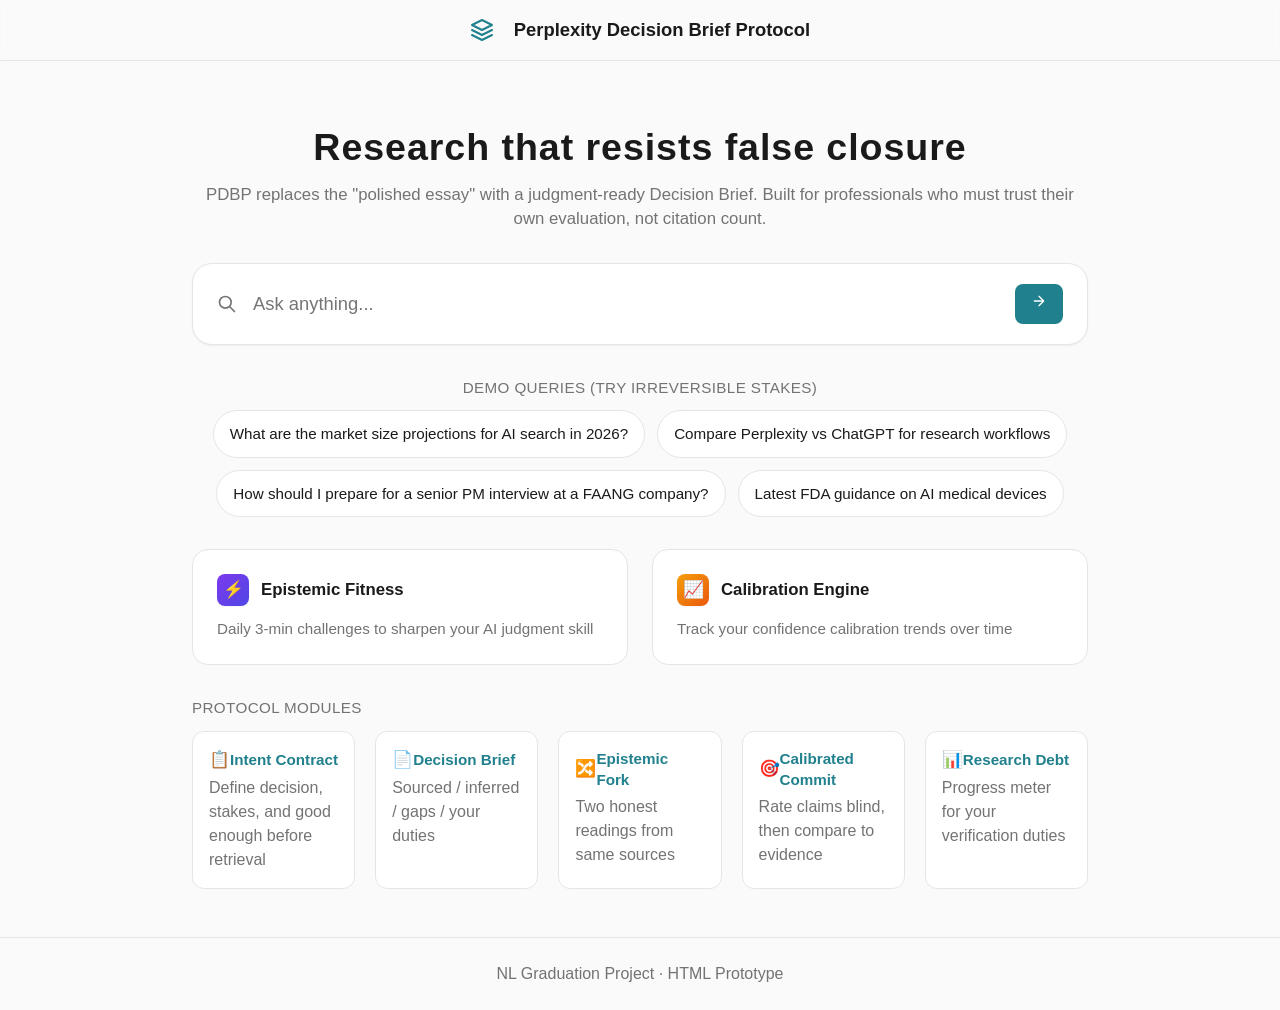
<file: index.html>
<!DOCTYPE html>
<html lang="en">
<head>
    <meta charset="UTF-8">
    <meta name="viewport" content="width=device-width, initial-scale=1.0">
    <title>Perplexity Decision Brief Protocol (PDBP)</title>
    <link rel="stylesheet" href="styles.css">
</head>
<body class="flex flex-col min-h-screen">

    <!-- Header Navigation -->
    <header class="header-nav">
        <div class="px-4 py-3 flex items-center justify-center max-w-7xl mx-auto w-full relative">
            <a href="index.html" class="flex items-center gap-3 cursor-pointer" id="logo-btn">
                <svg class="h-6 w-6 text-accent" viewBox="0 0 24 24" fill="none" stroke="currentColor" stroke-width="2">
                    <path stroke-linecap="round" stroke-linejoin="round" d="M12 2L2 7l10 5 10-5-10-5zM2 17l10 5 10-5M2 12l10 5 10-5" />
                </svg>
                <span class="font-semibold text-base sm:text-lg text-foreground text-center hover:text-accent transition-colors">Perplexity Decision Brief Protocol</span>
            </a>

            <nav class="hidden sm:flex absolute right-4 items-center gap-3">
                <a href="fitness.html" class="text-xs text-muted font-medium hover:text-accent">Fitness</a>
                <a href="calibration.html" class="text-xs text-muted font-medium hover:text-accent">Calibration</a>
            </nav>
        </div>
    </header>

    <main class="flex-1 flex flex-col items-center px-4 py-8 max-w-7xl mx-auto w-full">
        
        <!-- ==================== HOME VIEW ==================== -->
        <div id="view-home" class="w-full max-w-4xl text-center space-y-8 mt-4 mx-auto">
            <div class="mb-8">
                <h1 class="text-3xl sm:text-4xl font-semibold text-foreground tracking-wide">
                    Research that resists false closure
                </h1>
                <p class="text-muted mt-3 text-sm sm:text-base max-w-lg mx-auto">
                    PDBP replaces the "polished essay" with a judgment-ready Decision Brief.
                    Built for professionals who must trust their own evaluation, not citation count.
                </p>
            </div>

            <form id="home-search-form" class="w-full mb-8">
                <div class="search-input-wrapper py-3.5 px-5">
                    <svg class="h-5 w-5 text-muted shrink-0" fill="none" viewBox="0 0 24 24" stroke="currentColor">
                        <path stroke-linecap="round" stroke-linejoin="round" stroke-width="2" d="M21 21l-6-6m2-5a7 7 0 11-14 0 7 7 0 0114 0z" />
                    </svg>
                    <input type="text" id="home-search-input" class="search-input text-base" placeholder="Ask anything...">
                    <div class="flex items-center gap-2">
                        <span class="hidden sm:flex items-center gap-1 rounded-lg bg-accent-soft px-2 py-1 text-xs font-medium text-accent">Pro</span>
                        <button type="submit" class="btn-primary p-2">
                            <svg class="h-4 w-4" fill="none" viewBox="0 0 24 24" stroke="currentColor">
                                <path stroke-linecap="round" stroke-linejoin="round" stroke-width="2" d="M5 12h14M12 5l7 7-7 7" />
                            </svg>
                        </button>
                    </div>
                </div>
            </form>

            <div class="mb-8">
                <p class="text-xs text-muted uppercase tracking-wide font-medium mb-3">Demo queries (try irreversible stakes)</p>
                <div class="flex flex-wrap justify-center gap-2" id="demo-queries-container">
                    <!-- Populated by JS -->
                </div>
            </div>

            <!-- Experience Links -->
            <div class="grid sm:grid-cols-2 gap-4 mb-8">
                <a href="fitness.html" class="group card card-hover text-left flex flex-col gap-2">
                    <div class="flex items-center gap-2">
                        <span class="w-8 h-8 rounded-lg bg-gradient-1 flex items-center justify-center text-sm text-white shadow-sm">⚡</span>
                        <span class="text-sm font-semibold text-foreground group-hover:text-accent transition-colors">Epistemic Fitness</span>
                    </div>
                    <p class="text-xs text-muted">Daily 3-min challenges to sharpen your AI judgment skill</p>
                </a>
                <a href="calibration.html" class="group card card-hover text-left flex flex-col gap-2">
                    <div class="flex items-center gap-2">
                        <span class="w-8 h-8 rounded-lg bg-gradient-2 flex items-center justify-center text-sm text-white shadow-sm">📈</span>
                        <span class="text-sm font-semibold text-foreground group-hover:text-accent transition-colors">Calibration Engine</span>
                    </div>
                    <p class="text-xs text-muted">Track your confidence calibration trends over time</p>
                </a>
            </div>

            <div class="text-left mt-8 w-full max-w-4xl mx-auto">
                <p class="text-xs text-muted uppercase tracking-wide font-medium mb-3">Protocol Modules</p>
                <div class="grid grid-cols-2 sm:grid-cols-5 gap-3" id="protocol-modules-container">
                    <!-- Populated by JS -->
                </div>
            </div>
        </div>


        <!-- ==================== SEARCH LOADING VIEW ==================== -->
        <div id="view-loading" class="hidden py-8 space-y-4 w-full max-w-4xl">
            <div class="flex items-center gap-3 mb-6">
                <div class="h-4 w-4 rounded-full border border-t-transparent animate-spin" style="border-color: var(--accent); border-top-color: transparent;"></div>
                <p class="text-sm text-muted">Building Decision Brief...</p>
            </div>
            <div class="animate-pulse flex flex-col gap-3">
                <div class="h-4 rounded bg-surface border w-3/4"></div>
                <div class="h-4 rounded bg-surface border w-full"></div>
                <div class="h-4 rounded bg-surface border w-5/6"></div>
            </div>
        </div>


        <!-- ==================== SEARCH RESULTS VIEW ==================== -->
        <div id="view-results" class="hidden w-full max-w-6xl mx-auto">
            
            <!-- Large Search Bar & Back Button for Results Page -->
            <div id="header-search-container" class="w-full mb-8 mt-2">
                <form id="header-search-form" class="w-full">
                    <div class="search-input-wrapper py-3.5 px-5 shadow-sm">
                        <svg class="h-5 w-5 text-muted shrink-0" fill="none" viewBox="0 0 24 24" stroke="currentColor">
                            <path stroke-linecap="round" stroke-linejoin="round" stroke-width="2" d="M21 21l-6-6m2-5a7 7 0 11-14 0 7 7 0 0114 0z" />
                        </svg>
                        <input type="text" id="header-search-input" class="search-input text-base" placeholder="Ask anything...">
                        <div class="flex items-center gap-2">
                            <span class="hidden sm:flex items-center gap-1 rounded-lg bg-accent-soft px-2 py-1 text-xs font-medium text-accent">Pro</span>
                            <button type="submit" class="btn-primary p-2">
                                <svg class="h-4 w-4" fill="none" viewBox="0 0 24 24" stroke="currentColor">
                                    <path stroke-linecap="round" stroke-linejoin="round" stroke-width="2" d="M5 12h14M12 5l7 7-7 7" />
                                </svg>
                            </button>
                        </div>
                    </div>
                </form>
                <div class="mt-4 flex items-center justify-between px-2">
                    <a href="index.html" class="flex items-center gap-2 text-sm text-accent hover:underline font-medium">
                        <svg class="w-4 h-4" fill="none" stroke="currentColor" viewBox="0 0 24 24">
                            <path stroke-linecap="round" stroke-linejoin="round" stroke-width="2" d="M10 19l-7-7m0 0l7-7m-7 7h18"></path>
                        </svg>
                        Back to Home / New Search
                    </a>
                </div>
            </div>

            <div class="mb-6 flex flex-wrap items-center justify-between gap-4 border-t pt-8">
                <div>
                    <p class="text-xs font-semibold text-accent uppercase tracking-wide">Decision Brief Protocol</p>
                    <h1 class="text-lg font-medium text-foreground mt-1" id="results-query-title">Query Title</h1>
                    <p class="text-xs text-muted mt-0.5" id="results-meta">5 sources · Anti-closure format</p>
                </div>
                <div class="flex flex-wrap gap-2">
                    <button id="btn-start-commit" class="btn-primary text-sm px-4 py-2">Calibrated Commit</button>
                    <span id="badge-commit-done" class="hidden px-3 py-2 rounded-xl badge-emerald text-xs font-medium">Commit complete</span>
                </div>
            </div>

            <div id="irreversible-warning" class="hidden mb-6 rounded-xl border border-red-300 bg-red-50 px-4 py-3 text-sm">
                <strong>Irreversible stakes:</strong> Complete Epistemic Fork and Calibrated Commit before acting on this brief.
            </div>

            <div class="grid grid-cols-1 lg:grid-cols-layout gap-8">
                <!-- Main Content Column -->
                <div class="flex flex-col gap-6">
                    
                    <!-- Epistemic Fork (Hidden by default) -->
                    <div id="fork-container" class="hidden card">
                        <div class="flex items-center gap-2 mb-4">
                            <span class="text-lg">🔀</span>
                            <h3 class="font-semibold text-foreground">Epistemic Fork Required</h3>
                        </div>
                        <p class="text-sm text-muted mb-4">The sources for this query support two valid but divergent readings. Select the frame that best matches your risk tolerance to unlock the full Brief.</p>
                        
                        <div class="grid grid-cols-1 sm:grid-cols-2 gap-4">
                            <button class="text-left rounded-xl border p-4 hover:border-accent transition-all fork-option" data-fork="conservative">
                                <span class="text-xs font-medium text-accent uppercase tracking-wide">Conservative</span>
                                <p class="text-sm font-semibold text-foreground mt-2 mb-1" id="fork-cons-title">Title</p>
                                <p class="text-xs text-muted" id="fork-cons-summary">Summary</p>
                            </button>
                            <button class="text-left rounded-xl border p-4 hover:border-accent transition-all fork-option" data-fork="expansive">
                                <span class="text-xs font-medium text-violet-700 uppercase tracking-wide">Expansive</span>
                                <p class="text-sm font-semibold text-foreground mt-2 mb-1" id="fork-exp-title">Title</p>
                                <p class="text-xs text-muted" id="fork-exp-summary">Summary</p>
                            </button>
                        </div>
                    </div>

                    <div id="fork-warning" class="hidden text-xs text-amber-600 font-medium">
                        Select an epistemic fork above to proceed with full protocol.
                    </div>

                    <!-- Decision Brief Sections (Hidden until fork is resolved if irreversible) -->
                    <div id="brief-content" class="flex flex-col gap-6">
                        
                        <!-- Sourced Findings -->
                        <div class="card">
                            <div class="flex items-center gap-2 mb-3 px-1">
                                <span class="badge-emerald px-2 py-0.5 rounded text-[10px] font-bold uppercase tracking-wide">Factual</span>
                                <h3 class="text-sm font-semibold text-foreground">Sourced Findings</h3>
                            </div>
                            <div class="space-y-3" id="brief-findings"></div>
                        </div>

                        <!-- Inferred Conclusions -->
                        <div class="card">
                            <div class="flex items-center gap-2 mb-3 px-1">
                                <span class="badge-amber px-2 py-0.5 rounded text-[10px] font-bold uppercase tracking-wide">Inferred</span>
                                <h3 class="text-sm font-semibold text-foreground">Inferred Conclusions</h3>
                            </div>
                            <div class="space-y-3" id="brief-inferences"></div>
                        </div>

                        <!-- Verification Duties -->
                        <div class="card border-amber-300 bg-amber-50">
                            <div class="flex items-center gap-2 mb-3 px-1">
                                <span class="text-lg">📋</span>
                                <h3 class="text-sm font-semibold text-amber-800">Your Verification Duties</h3>
                            </div>
                            <div class="space-y-3" id="brief-duties"></div>
                        </div>
                    </div>
                </div>

                <!-- Sidebar Column -->
                <div class="lg:sticky lg:top-24 lg:self-start flex flex-col gap-4">
                    
                    <!-- Research Debt Meter -->
                    <div class="card">
                        <h3 class="text-xs font-semibold text-foreground uppercase tracking-wide mb-3">Research Debt</h3>
                        <div class="space-y-3">
                            <div>
                                <div class="flex justify-between text-[10px] mb-1">
                                    <span class="text-muted">Sources Inspected</span>
                                    <span class="font-medium text-foreground" id="metric-sources">0 / 0</span>
                                </div>
                                <div class="h-1.5 rounded-full bg-surface border overflow-hidden">
                                    <div id="bar-sources" class="h-full rounded-full bg-blue-500 transition-all w-0"></div>
                                </div>
                            </div>
                            <div>
                                <div class="flex justify-between text-[10px] mb-1">
                                    <span class="text-muted">Commit Gate</span>
                                    <span class="font-medium text-foreground" id="metric-commit">Pending</span>
                                </div>
                                <div class="h-1.5 rounded-full bg-surface border overflow-hidden">
                                    <div id="bar-commit" class="h-full rounded-full bg-amber-500 transition-all w-0"></div>
                                </div>
                            </div>
                        </div>
                    </div>

                    <!-- Sources List -->
                    <div class="card">
                        <h3 class="text-xs font-semibold text-foreground uppercase tracking-wide mb-3">Sources</h3>
                        <div class="space-y-2" id="sources-list"></div>
                    </div>
                </div>
            </div>
        </div>

    </main>

    <footer class="py-4 text-center text-[10px] text-muted border-t mt-auto">
        NL Graduation Project · HTML Prototype
    </footer>

    <!-- ==================== MODALS ==================== -->

    <!-- Intent Contract Modal -->
    <div id="modal-intent" class="modal-overlay hidden">
        <div class="modal-content p-6 max-w-lg">
            <div class="flex items-center gap-2 mb-1">
                <span class="text-xl">📋</span>
                <h2 class="text-lg font-semibold text-foreground">Intent Contract</h2>
            </div>
            <p class="text-sm text-muted mb-6">Define your decision context before the AI retrieves information. This calibrates the output to your specific needs.</p>
            
            <form id="intent-form" class="space-y-4">
                <div>
                    <label class="block text-xs font-semibold text-foreground uppercase tracking-wide mb-1">Query / Topic</label>
                    <input type="text" id="intent-query" class="w-full border rounded p-2 text-sm bg-surface text-muted" readonly disabled>
                </div>
                
                <div>
                    <label class="block text-xs font-semibold text-foreground uppercase tracking-wide mb-1">What is the specific decision?</label>
                    <textarea id="intent-decision" rows="2" class="w-full focus-ring text-sm" required></textarea>
                </div>
                
                <div>
                    <label class="block text-xs font-semibold text-foreground uppercase tracking-wide mb-1">Stakes Level</label>
                    <select id="intent-stakes" class="focus-ring text-sm">
                        <option value="exploratory">Exploratory (Low risk, curiosity)</option>
                        <option value="operational">Operational (Reversible business decisions)</option>
                        <option value="irreversible">Irreversible (High risk, health, legal, career)</option>
                    </select>
                </div>
                
                <div>
                    <label class="block text-xs font-semibold text-foreground uppercase tracking-wide mb-1">"Good Enough" Criteria</label>
                    <textarea id="intent-goodenough" rows="2" class="w-full focus-ring text-sm" placeholder="e.g. I need 3 contrasting views before I can decide." required></textarea>
                </div>

                <div class="pt-4 flex justify-end gap-3">
                    <button type="button" id="btn-cancel-intent" class="btn-outline text-sm">Cancel</button>
                    <button type="submit" class="btn-primary text-sm">Lock Contract & Generate Brief</button>
                </div>
            </form>
        </div>
    </div>

    <!-- Calibrated Commit Modal -->
    <div id="modal-commit" class="modal-overlay hidden">
        <div class="modal-content p-0 max-w-2xl bg-surface flex flex-col h-[80vh]">
            
            <div class="p-4 border-b bg-background flex justify-between items-center shrink-0">
                <div class="flex items-center gap-2">
                    <span class="text-xl">🎯</span>
                    <div>
                        <h2 class="text-sm font-semibold text-foreground">Calibrated Commit Gate</h2>
                        <p class="text-[10px] text-muted">Rate these claims blind before seeing the evidence.</p>
                    </div>
                </div>
                <button type="button" id="btn-close-commit" class="text-muted hover:text-foreground">✕</button>
            </div>

            <!-- View 1: Rating -->
            <div id="commit-view-rate" class="flex-1 overflow-y-auto p-6 space-y-6">
                <div id="commit-claims-container" class="space-y-4">
                    <!-- Populated by JS -->
                </div>
                <div class="pt-4 border-t flex justify-end">
                    <button type="button" id="btn-submit-ratings" class="btn-primary text-sm disabled:opacity-50" disabled>Submit Ratings & Reveal Evidence</button>
                </div>
            </div>

            <!-- View 2: Reveal -->
            <div id="commit-view-reveal" class="hidden flex-1 overflow-y-auto p-6 space-y-6 bg-background">
                <div id="commit-reveal-container" class="space-y-4">
                    <!-- Populated by JS -->
                </div>
                <div class="pt-4 border-t flex justify-end">
                    <button type="button" id="btn-finish-commit" class="btn-primary text-sm">Acknowledge & Complete Protocol</button>
                </div>
            </div>
        </div>
    </div>

    <script src="app.js"></script>
</body>
</html>
</file>
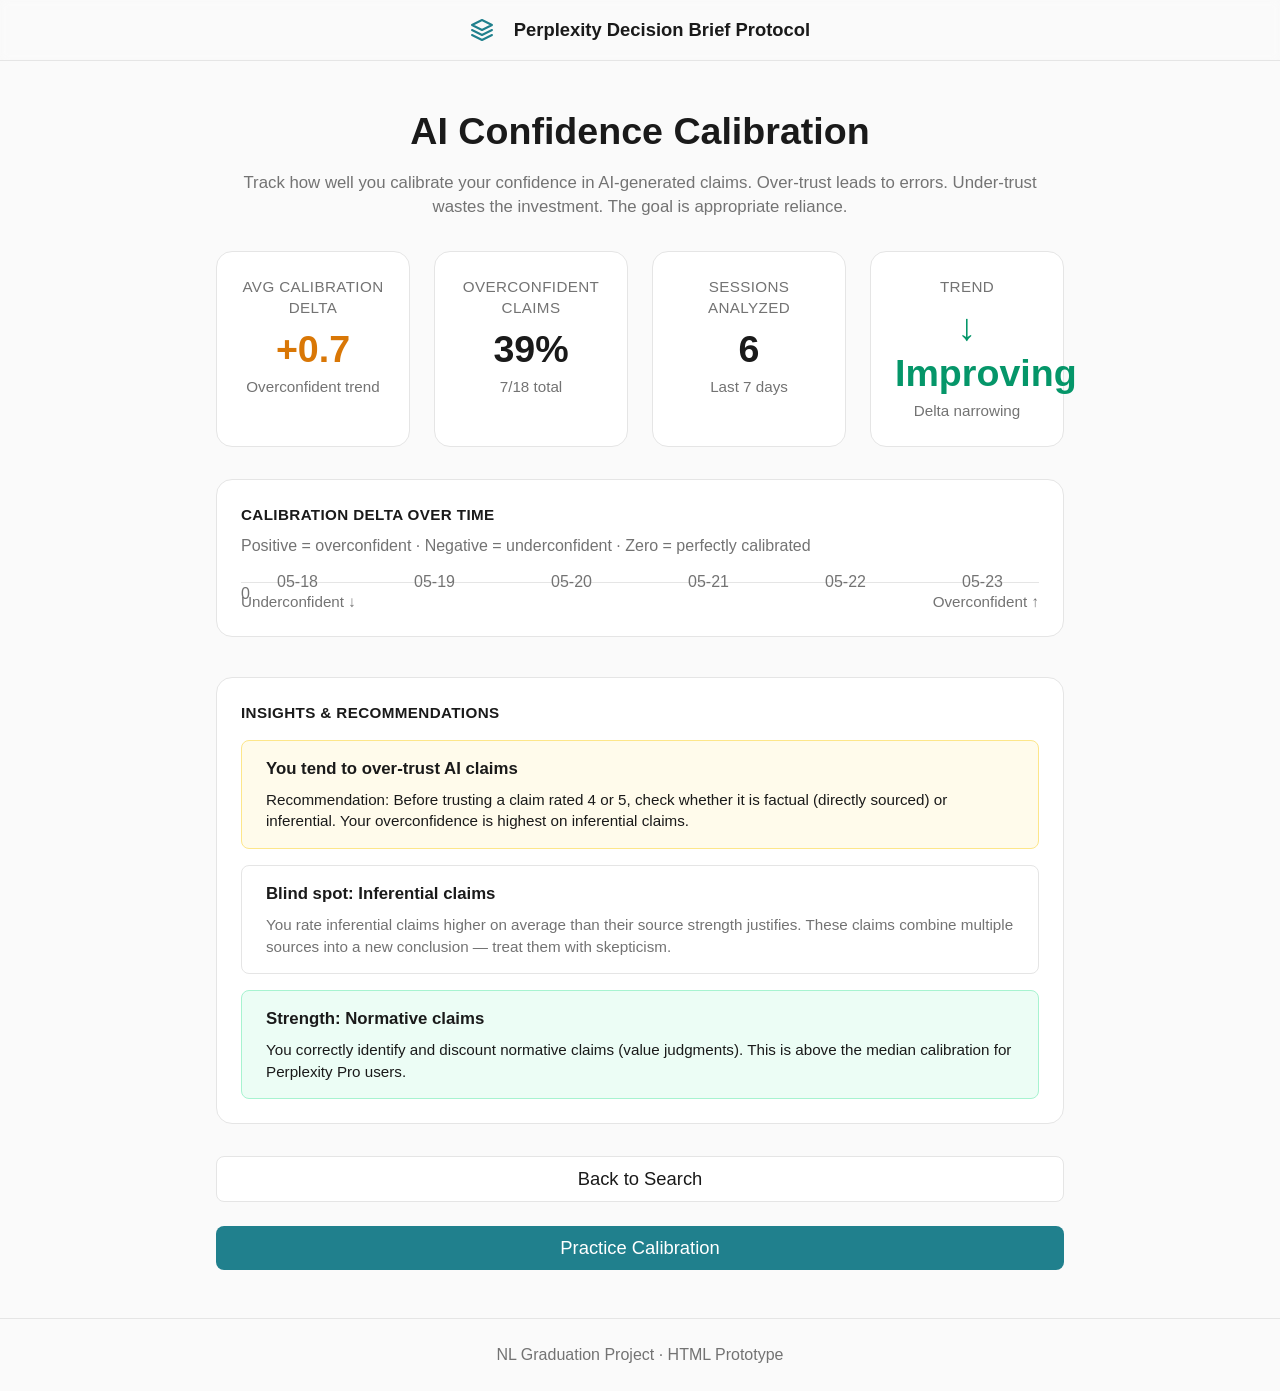
<file: calibration.html>
<!DOCTYPE html>
<html lang="en">
<head>
    <meta charset="UTF-8">
    <meta name="viewport" content="width=device-width, initial-scale=1.0">
    <title>Calibration Engine | PDBP</title>
    <link rel="stylesheet" href="styles.css">
</head>
<body class="flex flex-col min-h-screen">

    <header class="header-nav">
        <div class="max-w-4xl mx-auto px-4 py-3 flex items-center justify-center relative">
            <a href="index.html" class="flex items-center gap-3">
                <svg class="h-6 w-6 text-accent" viewBox="0 0 24 24" fill="none" stroke="currentColor" stroke-width="2">
                    <path stroke-linecap="round" stroke-linejoin="round" d="M12 2L2 7l10 5 10-5-10-5zM2 17l10 5 10-5M2 12l10 5 10-5" />
                </svg>
                <span class="font-semibold text-base sm:text-lg text-foreground text-center">Perplexity Decision Brief Protocol</span>
            </a>
            <span class="absolute right-4 text-xs px-2 py-1 rounded-full badge-amber font-medium hidden sm:block">Calibration Engine</span>
        </div>
    </header>

    <main class="flex-1 w-full max-w-4xl mx-auto px-4 py-8 space-y-8">
        
        <div class="text-center space-y-4">
            <h1 class="text-3xl font-semibold text-foreground">AI Confidence Calibration</h1>
            <p class="text-sm text-muted max-w-xl mx-auto">
                Track how well you calibrate your confidence in AI-generated claims.
                Over-trust leads to errors. Under-trust wastes the investment. The goal is appropriate reliance.
            </p>
        </div>

        <!-- KPI cards -->
        <div class="grid grid-cols-2 sm:grid-cols-4 gap-4">
            <div class="card text-center">
                <p class="text-xs text-muted uppercase tracking-wide">Avg Calibration Delta</p>
                <p class="text-3xl font-bold mt-2" id="kpi-delta">+0.0</p>
                <p class="text-xs text-muted mt-1" id="kpi-delta-sub">Well calibrated</p>
            </div>
            <div class="card text-center">
                <p class="text-xs text-muted uppercase tracking-wide">Overconfident Claims</p>
                <p class="text-3xl font-bold text-foreground mt-2" id="kpi-over-pct">0%</p>
                <p class="text-xs text-muted mt-1" id="kpi-over-sub">0/0 total</p>
            </div>
            <div class="card text-center">
                <p class="text-xs text-muted uppercase tracking-wide">Sessions Analyzed</p>
                <p class="text-3xl font-bold text-foreground mt-2" id="kpi-sessions">0</p>
                <p class="text-xs text-muted mt-1">Last 7 days</p>
            </div>
            <div class="card text-center">
                <p class="text-xs text-muted uppercase tracking-wide">Trend</p>
                <p class="text-3xl font-bold mt-2" id="kpi-trend">→ Stable</p>
                <p class="text-xs text-muted mt-1">Delta narrowing</p>
            </div>
        </div>

        <div class="grid grid-cols-1 md:grid-cols-2 gap-8">
            <!-- Calibration trend chart -->
            <div class="card">
                <h3 class="text-xs font-semibold text-foreground uppercase tracking-wide mb-2">Calibration Delta Over Time</h3>
                <p class="text-[10px] text-muted mb-6">Positive = overconfident · Negative = underconfident · Zero = perfectly calibrated</p>
                
                <div class="relative h-48 border-b border-border mb-2" id="chart-container">
                    <div class="absolute top-1/2 left-0 right-0 h-px bg-border"></div>
                    <div class="absolute top-1/2 left-0 text-[10px] text-muted -translate-y-1/2 -ml-2">0</div>
                    
                    <div class="flex items-center justify-between h-full px-8 gap-4" id="chart-bars">
                        <!-- Populated by JS -->
                    </div>
                </div>
                
                <div class="flex justify-between text-xs text-muted">
                    <span>Underconfident ↓</span>
                    <span>Overconfident ↑</span>
                </div>
            </div>

            <!-- Insights -->
            <div class="card flex flex-col">
                <h3 class="text-xs font-semibold text-foreground uppercase tracking-wide mb-4">Insights & Recommendations</h3>
                <div class="space-y-4 flex-1">
                    
                    <div id="insight-warning" class="hidden rounded-lg border border-amber-300 bg-amber-50 px-4 py-3">
                        <p class="font-semibold text-amber-800 text-sm">You tend to over-trust AI claims</p>
                        <p class="text-xs text-amber-700 mt-2 leading-relaxed">
                            Recommendation: Before trusting a claim rated 4 or 5, check whether it is factual (directly sourced) or inferential. Your overconfidence is highest on inferential claims.
                        </p>
                    </div>

                    <div class="rounded-lg border border-border px-4 py-3">
                        <p class="font-semibold text-foreground text-sm">Blind spot: Inferential claims</p>
                        <p class="text-xs text-muted mt-2 leading-relaxed">
                            You rate inferential claims higher on average than their source strength justifies. These claims combine multiple sources into a new conclusion — treat them with skepticism.
                        </p>
                    </div>

                    <div class="rounded-lg border border-emerald-300 bg-emerald-50 px-4 py-3">
                        <p class="font-semibold text-emerald-800 text-sm">Strength: Normative claims</p>
                        <p class="text-xs text-emerald-700 mt-2 leading-relaxed">
                            You correctly identify and discount normative claims (value judgments). This is above the median calibration for Perplexity Pro users.
                        </p>
                    </div>
                </div>
            </div>
        </div>

        <!-- Session Detail Modal (Hidden) -->
        <div id="session-detail" class="hidden rounded-xl border border-accent bg-accent-soft p-6">
            <div class="flex items-start justify-between mb-6">
                <div>
                    <p class="text-xs font-bold text-accent uppercase tracking-wide mb-1">Session Detail</p>
                    <h3 class="text-lg font-semibold text-foreground" id="detail-title">Query Title</h3>
                    <p class="text-xs text-muted mt-1" id="detail-date">Date</p>
                </div>
                <button id="btn-close-detail" class="text-muted hover:text-foreground">✕</button>
            </div>
            
            <div class="space-y-4" id="detail-claims">
                <!-- Populated by JS -->
            </div>
            
            <div class="mt-6 pt-4 border-t border-accent/20">
                <p class="text-sm font-medium">Session delta: <strong id="detail-delta" class="text-accent">0.0</strong></p>
            </div>
        </div>

        <div class="flex flex-col sm:flex-row gap-4 justify-center pt-4">
            <a href="index.html" class="btn-outline py-3 px-6 text-base text-center">Back to Search</a>
            <a href="fitness.html" class="btn-primary py-3 px-6 text-base text-center">Practice Calibration</a>
        </div>

    </main>

    <footer class="py-4 text-center text-[10px] text-muted border-t mt-auto">
        NL Graduation Project · HTML Prototype
    </footer>

    <script src="calibration.js"></script>
</body>
</html>
</file>
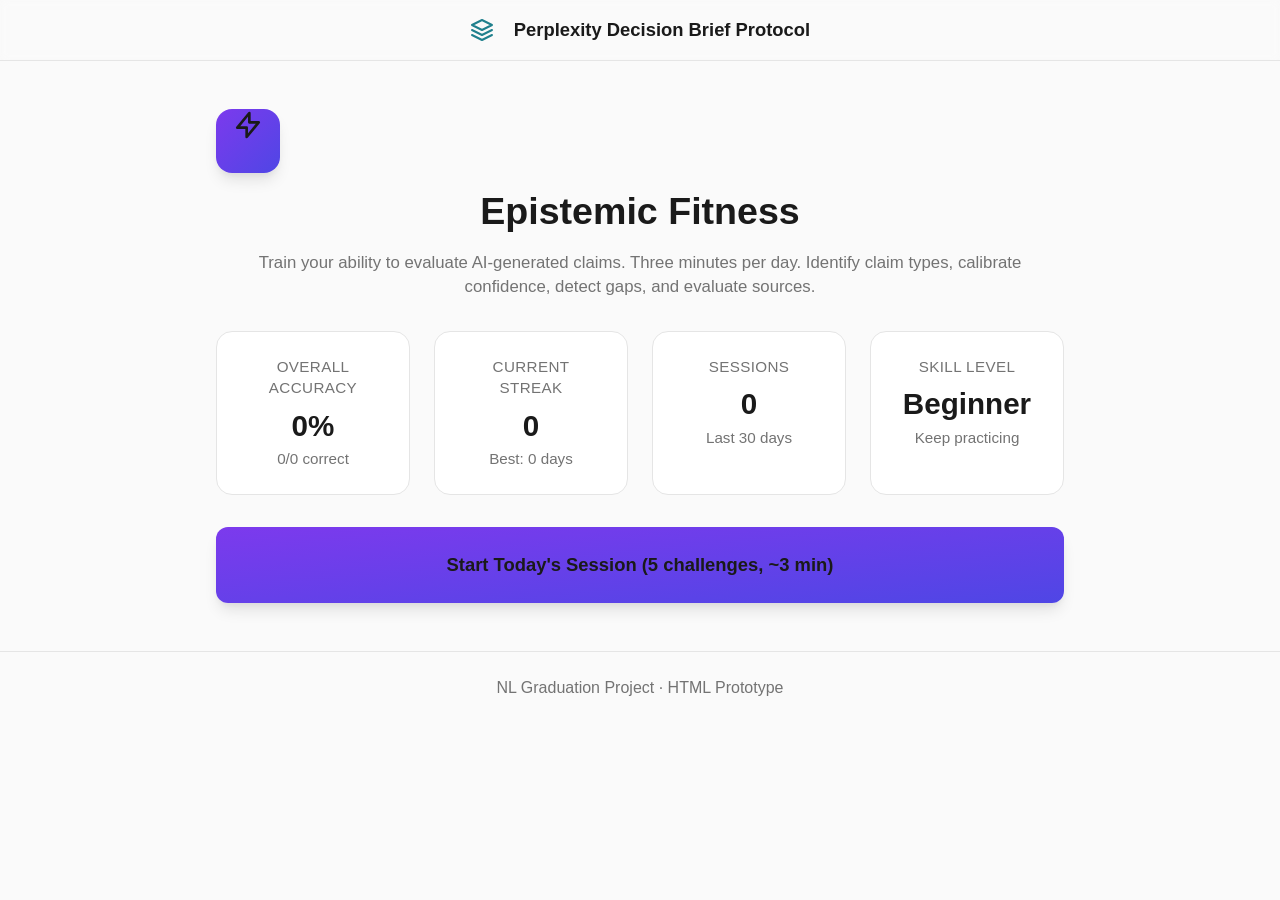
<file: fitness.html>
<!DOCTYPE html>
<html lang="en">
<head>
    <meta charset="UTF-8">
    <meta name="viewport" content="width=device-width, initial-scale=1.0">
    <title>Epistemic Fitness | PDBP</title>
    <link rel="stylesheet" href="styles.css">
</head>
<body class="flex flex-col min-h-screen">

    <header class="header-nav">
        <div class="max-w-4xl mx-auto px-4 py-3 flex items-center justify-center relative">
            <a href="index.html" class="flex items-center gap-3">
                <svg class="h-6 w-6 text-accent" viewBox="0 0 24 24" fill="none" stroke="currentColor" stroke-width="2">
                    <path stroke-linecap="round" stroke-linejoin="round" d="M12 2L2 7l10 5 10-5-10-5zM2 17l10 5 10-5M2 12l10 5 10-5" />
                </svg>
                <span class="font-semibold text-base sm:text-lg text-foreground text-center">Perplexity Decision Brief Protocol</span>
            </a>
            <span class="absolute right-4 text-xs px-2 py-1 rounded-full badge-violet font-medium hidden sm:block">Epistemic Fitness</span>
        </div>
    </header>

    <main class="flex-1 w-full max-w-4xl mx-auto px-4 py-8">
        
        <!-- Welcome / Dashboard View -->
        <div id="view-dashboard" class="space-y-8">
            <div class="text-center space-y-4">
                <div class="inline-flex items-center justify-center w-16 h-16 rounded-2xl bg-gradient-1 shadow-lg mb-2">
                    <svg class="w-8 h-8 text-white" viewBox="0 0 24 24" fill="none" stroke="currentColor" stroke-width="2">
                        <path stroke-linecap="round" stroke-linejoin="round" d="M13 10V3L4 14h7v7l9-11h-7z" />
                    </svg>
                </div>
                <h1 class="text-3xl font-semibold text-foreground">Epistemic Fitness</h1>
                <p class="text-sm text-muted max-w-md mx-auto">
                    Train your ability to evaluate AI-generated claims. Three minutes per day.
                    Identify claim types, calibrate confidence, detect gaps, and evaluate sources.
                </p>
            </div>

            <!-- Stats -->
            <div class="grid grid-cols-2 sm:grid-cols-4 gap-4">
                <div class="card text-center">
                    <p class="text-xs text-muted uppercase tracking-wide">Overall Accuracy</p>
                    <p class="text-2xl font-bold text-foreground mt-2" id="stat-accuracy">0%</p>
                    <p class="text-xs text-muted mt-1" id="stat-correct">0/0 correct</p>
                </div>
                <div class="card text-center">
                    <p class="text-xs text-muted uppercase tracking-wide">Current Streak</p>
                    <p class="text-2xl font-bold text-foreground mt-2" id="stat-streak">0</p>
                    <p class="text-xs text-muted mt-1" id="stat-best-streak">Best: 0 days</p>
                </div>
                <div class="card text-center">
                    <p class="text-xs text-muted uppercase tracking-wide">Sessions</p>
                    <p class="text-2xl font-bold text-foreground mt-2" id="stat-sessions">0</p>
                    <p class="text-xs text-muted mt-1">Last 30 days</p>
                </div>
                <div class="card text-center">
                    <p class="text-xs text-muted uppercase tracking-wide">Skill Level</p>
                    <p class="text-2xl font-bold text-foreground mt-2" id="stat-level">Beginner</p>
                    <p class="text-xs text-muted mt-1" id="stat-level-sub">Keep practicing</p>
                </div>
            </div>

            <button id="btn-start" class="w-full py-4 rounded-xl bg-gradient-1 text-white font-semibold text-base hover:opacity-90 transition-opacity shadow-lg">
                Start Today's Session (5 challenges, ~3 min)
            </button>
        </div>

        <!-- Active Session View -->
        <div id="view-session" class="hidden max-w-2xl mx-auto space-y-6">
            <div class="flex items-center justify-between mb-2">
                <div class="flex items-center gap-2">
                    <span id="challenge-badge" class="text-[10px] font-medium px-2 py-0.5 rounded-full border">Type</span>
                    <span id="challenge-diff" class="text-xs text-muted capitalize">Difficulty</span>
                </div>
                <span id="challenge-progress" class="text-sm text-muted font-medium">1 / 5</span>
            </div>

            <!-- Progress Bar -->
            <div class="flex gap-2 mb-6" id="progress-dots">
                <!-- populated by JS -->
            </div>

            <div class="card bg-surface">
                <p id="challenge-prompt" class="text-base text-foreground font-medium leading-relaxed"></p>
            </div>

            <div class="space-y-4" id="challenge-options">
                <!-- populated by JS -->
            </div>

            <div id="challenge-explanation" class="hidden rounded-xl border border-accent bg-accent-soft p-5 space-y-3 mt-6">
                <p id="expl-title" class="text-sm font-semibold text-accent"></p>
                <p id="expl-text" class="text-base text-foreground leading-relaxed"></p>
                <button id="btn-next" class="mt-4 w-full py-3 rounded-xl bg-accent text-white text-base font-semibold hover:opacity-90">
                    Next Challenge
                </button>
            </div>
        </div>

        <!-- Session Complete View -->
        <div id="view-complete" class="hidden text-center space-y-8 py-12 max-w-lg mx-auto">
            <div class="inline-flex items-center justify-center w-20 h-20 rounded-2xl bg-emerald-500 shadow-lg">
                <svg class="w-10 h-10 text-white" viewBox="0 0 24 24" fill="none" stroke="currentColor" stroke-width="2">
                    <path stroke-linecap="round" stroke-linejoin="round" d="M9 12l2 2 4-4m6 2a9 9 0 11-18 0 9 9 0 0118 0z" />
                </svg>
            </div>

            <div>
                <h2 class="text-2xl font-semibold text-foreground">Session Complete</h2>
                <p id="result-score" class="text-4xl font-bold text-accent mt-4">0/5</p>
                <p id="result-pct" class="text-base text-muted mt-2">0% accuracy</p>
            </div>

            <div class="flex flex-col sm:flex-row gap-4 justify-center pt-4">
                <button id="btn-practice-again" class="btn-primary py-3 px-6 text-base">Practice Again</button>
                <a href="index.html" class="btn-outline py-3 px-6 text-base">Back to Search</a>
            </div>
        </div>

    </main>

    <footer class="py-4 text-center text-[10px] text-muted border-t mt-auto">
        NL Graduation Project · HTML Prototype
    </footer>

    <script src="fitness.js"></script>
</body>
</html>
</file>
<file: styles.css>
:root {
  --background: #fafafa;
  --foreground: #1a1a1a;
  --surface: #ffffff;
  --border: #e5e5e5;
  --muted: #737373;
  --accent: #20808d;
  --accent-soft: #e6f4f6;
  
  --emerald-50: #ecfdf5;
  --emerald-100: #d1fae5;
  --emerald-200: #a7f3d0;
  --emerald-600: #059669;
  --emerald-800: #065f46;
  
  --amber-50: #fffbeb;
  --amber-100: #fef3c7;
  --amber-200: #fde68a;
  --amber-600: #d97706;
  --amber-800: #92400e;
  
  --red-50: #fef2f2;
  --red-100: #fee2e2;
  --red-200: #fecaca;
  --red-800: #991b1b;
  
  --violet-100: #ede9fe;
  --violet-200: #ddd6fe;
  --violet-700: #6d28d9;
  --violet-800: #5b21b6;
  
  --blue-50: #eff6ff;
  --blue-100: #dbeafe;
  --blue-200: #bfdbfe;
  --blue-600: #2563eb;
  --blue-800: #1e40af;
}

@media (prefers-color-scheme: dark) {
  :root {
    --background: #191919;
    --foreground: #ececec;
    --surface: #222222;
    --border: #333333;
    --muted: #a3a3a3;
    --accent: #20b8cd;
    --accent-soft: #1a3a40;
    
    --emerald-50: rgba(5, 150, 105, 0.1);
    --amber-50: rgba(217, 119, 6, 0.1);
    --red-50: rgba(220, 38, 38, 0.1);
    --blue-50: rgba(37, 99, 235, 0.1);
  }
}

* {
  box-sizing: border-box;
  margin: 0;
  padding: 0;
}

body {
  background: var(--background);
  color: var(--foreground);
  font-family: -apple-system, BlinkMacSystemFont, "Segoe UI", Roboto, Helvetica, Arial, sans-serif;
  line-height: 1.5;
  -webkit-font-smoothing: antialiased;
}

a {
  color: inherit;
  text-decoration: none;
}

button {
  background: none;
  border: none;
  cursor: pointer;
  font: inherit;
  color: inherit;
}

input, textarea {
  font: inherit;
}

/* Utilities */
.hidden { display: none !important; }
.flex { display: flex; }
.flex-col { flex-direction: column; }
.flex-wrap { flex-wrap: wrap; }
.items-center { align-items: center; }
.items-start { align-items: flex-start; }
.justify-between { justify-content: space-between; }
.justify-center { justify-content: center; }
.gap-1 { gap: 0.5rem; }
.gap-2 { gap: 0.75rem; }
.gap-3 { gap: 1.25rem; }
.gap-4 { gap: 1.5rem; }
.gap-6 { gap: 2rem; }
.gap-8 { gap: 2.5rem; }

.w-full { width: 100%; }
.max-w-4xl { max-w: 56rem; max-width: 56rem; }
.max-w-2xl { max-w: 42rem; max-width: 42rem; }
.max-w-7xl { max-w: 80rem; max-width: 80rem; }
.mx-auto { margin-left: auto; margin-right: auto; }
.my-auto { margin-top: auto; margin-bottom: auto; }

.p-2 { padding: 0.75rem; }
.p-3 { padding: 1rem; }
.p-4 { padding: 1.5rem; }
.p-5 { padding: 2rem; }
.px-2 { padding-left: 0.75rem; padding-right: 0.75rem; }
.px-3 { padding-left: 1rem; padding-right: 1rem; }
.px-4 { padding-left: 1.5rem; padding-right: 1.5rem; }
.px-5 { padding-left: 2rem; padding-right: 2rem; }
.py-0\.5 { padding-top: 0.25rem; padding-bottom: 0.25rem; }
.py-1 { padding-top: 0.5rem; padding-bottom: 0.5rem; }
.py-2 { padding-top: 0.75rem; padding-bottom: 0.75rem; }
.py-3 { padding-top: 1rem; padding-bottom: 1rem; }
.py-4 { padding-top: 1.5rem; padding-bottom: 1.5rem; }
.py-6 { padding-top: 2rem; padding-bottom: 2rem; }
.py-8 { padding-top: 3rem; padding-bottom: 3rem; }

.mt-1 { margin-top: 0.25rem; }
.mt-2 { margin-top: 0.5rem; }
.mt-3 { margin-top: 0.75rem; }
.mt-4 { margin-top: 1rem; }
.mt-6 { margin-top: 1.5rem; }
.mt-8 { margin-top: 2rem; }
.mb-1 { margin-bottom: 0.25rem; }
.mb-2 { margin-bottom: 0.5rem; }
.mb-3 { margin-bottom: 0.75rem; }
.mb-4 { margin-bottom: 1rem; }
.mb-6 { margin-bottom: 1.5rem; }
.mb-8 { margin-bottom: 2rem; }

/* Space Y/X Utilities */
.space-y-1 > :not([hidden]) ~ :not([hidden]) { margin-top: 0.25rem; }
.space-y-2 > :not([hidden]) ~ :not([hidden]) { margin-top: 0.5rem; }
.space-y-3 > :not([hidden]) ~ :not([hidden]) { margin-top: 0.75rem; }
.space-y-4 > :not([hidden]) ~ :not([hidden]) { margin-top: 1rem; }
.space-y-6 > :not([hidden]) ~ :not([hidden]) { margin-top: 1.5rem; }
.space-y-8 > :not([hidden]) ~ :not([hidden]) { margin-top: 2rem; }

.space-x-1 > :not([hidden]) ~ :not([hidden]) { margin-left: 0.25rem; }
.space-x-2 > :not([hidden]) ~ :not([hidden]) { margin-left: 0.5rem; }
.space-x-3 > :not([hidden]) ~ :not([hidden]) { margin-left: 0.75rem; }
.space-x-4 > :not([hidden]) ~ :not([hidden]) { margin-left: 1rem; }

.text-xs { font-size: 0.95rem; line-height: 1.35rem; }
.text-sm { font-size: 1.05rem; line-height: 1.5rem; }
.text-base { font-size: 1.15rem; line-height: 1.75rem; }
.text-lg { font-size: 1.35rem; line-height: 1.85rem; }
.text-xl { font-size: 1.5rem; line-height: 2rem; }
.text-2xl { font-size: 1.85rem; line-height: 2.35rem; }
.text-3xl { font-size: 2.35rem; line-height: 2.85rem; }
.text-4xl { font-size: 2.75rem; line-height: 3.25rem; }

.font-medium { font-weight: 500; }
.font-semibold { font-weight: 600; }
.font-bold { font-weight: 700; }

.text-center { text-align: center; }
.text-left { text-align: left; }
.text-right { text-align: right; }

.uppercase { text-transform: uppercase; }
.tracking-wide { letter-spacing: 0.025em; }

.rounded { border-radius: 0.25rem; }
.rounded-md { border-radius: 0.375rem; }
.rounded-lg { border-radius: 0.5rem; }
.rounded-xl { border-radius: 0.75rem; }
.rounded-2xl { border-radius: 1rem; }
.rounded-full { border-radius: 9999px; }

.border { border: 1px solid var(--border); }
.border-t { border-top: 1px solid var(--border); }
.border-b { border-bottom: 1px solid var(--border); }
.border-l { border-left: 1px solid var(--border); }

/* Colors */
.bg-background { background-color: var(--background); }
.bg-surface { background-color: var(--surface); }
.bg-accent { background-color: var(--accent); color: white; }
.bg-accent-soft { background-color: var(--accent-soft); }
.bg-transparent { background-color: transparent; }

.text-foreground { color: var(--foreground); }
.text-muted { color: var(--muted); }
.text-accent { color: var(--accent); }

/* Custom Badge Colors */
.badge-emerald { background: var(--emerald-100); color: var(--emerald-800); border-color: var(--emerald-200); }
.badge-amber { background: var(--amber-100); color: var(--amber-800); border-color: var(--amber-200); }
.badge-violet { background: var(--violet-100); color: var(--violet-800); border-color: var(--violet-200); }
.badge-red { background: var(--red-100); color: var(--red-800); border-color: var(--red-200); }

/* Components */
.header-nav {
  position: sticky;
  top: 0;
  z-index: 30;
  background-color: rgba(var(--background), 0.95);
  backdrop-filter: blur(4px);
  border-bottom: 1px solid var(--border);
}

.search-input-wrapper {
  display: flex;
  align-items: center;
  gap: 1rem;
  border: 1px solid var(--border);
  background: var(--surface);
  border-radius: 1.25rem;
  padding: 1.25rem 1.5rem;
  box-shadow: 0 1px 2px 0 rgba(0, 0, 0, 0.05);
  transition: box-shadow 0.2s, border-color 0.2s;
}

.search-input-wrapper:focus-within {
  box-shadow: 0 4px 6px -1px rgba(0, 0, 0, 0.1), 0 2px 4px -1px rgba(0, 0, 0, 0.06);
  border-color: var(--accent);
}

.search-input {
  flex: 1;
  background: transparent;
  border: none;
  outline: none;
  color: var(--foreground);
  width: 100%;
}

.card {
  border: 1px solid var(--border);
  background: var(--surface);
  border-radius: 1rem;
  padding: 1.5rem;
}

.card-hover:hover {
  box-shadow: 0 10px 15px -3px rgba(0, 0, 0, 0.1);
  transform: translateY(-2px);
  transition: all 0.2s;
}

.btn-primary {
  background: var(--accent);
  color: white;
  padding: 0.5rem 1rem;
  border-radius: 0.5rem;
  font-weight: 500;
  transition: opacity 0.2s;
}

.btn-primary:hover {
  opacity: 0.9;
}

.btn-outline {
  border: 1px solid var(--border);
  background: var(--surface);
  color: var(--foreground);
  padding: 0.5rem 1rem;
  border-radius: 0.5rem;
  font-weight: 500;
  transition: all 0.2s;
}

.btn-outline:hover {
  border-color: var(--accent);
  color: var(--accent);
}

/* Modals */
.modal-overlay {
  position: fixed;
  inset: 0;
  background: rgba(0, 0, 0, 0.5);
  backdrop-filter: blur(4px);
  z-index: 50;
  display: flex;
  align-items: center;
  justify-content: center;
  padding: 1rem;
}

.modal-content {
  background: var(--background);
  border: 1px solid var(--border);
  border-radius: 1rem;
  width: 100%;
  max-width: 42rem;
  max-height: 90vh;
  overflow-y: auto;
  box-shadow: 0 20px 25px -5px rgba(0, 0, 0, 0.1);
}

/* Layout Grids */
.grid { display: grid; }
.grid-cols-1 { grid-template-columns: repeat(1, minmax(0, 1fr)); }
.grid-cols-2 { grid-template-columns: repeat(2, minmax(0, 1fr)); }
.grid-cols-3 { grid-template-columns: repeat(3, minmax(0, 1fr)); }
.grid-cols-4 { grid-template-columns: repeat(4, minmax(0, 1fr)); }
.grid-cols-5 { grid-template-columns: repeat(5, minmax(0, 1fr)); }

@media (min-width: 640px) {
  .sm\:grid-cols-2 { grid-template-columns: repeat(2, minmax(0, 1fr)); }
  .sm\:grid-cols-3 { grid-template-columns: repeat(3, minmax(0, 1fr)); }
  .sm\:grid-cols-4 { grid-template-columns: repeat(4, minmax(0, 1fr)); }
  .sm\:grid-cols-5 { grid-template-columns: repeat(5, minmax(0, 1fr)); }
  .sm\:flex { display: flex; }
  .sm\:hidden { display: none; }
}

@media (min-width: 1024px) {
  .lg\:grid-cols-layout { grid-template-columns: 1fr 300px; }
  .lg\:sticky { position: sticky; top: 6rem; }
  .lg\:self-start { align-self: flex-start; }
}

/* Animations */
@keyframes spin {
  from { transform: rotate(0deg); }
  to { transform: rotate(360deg); }
}
.animate-spin {
  animation: spin 1s linear infinite;
}

.gradient-text {
  background-clip: text;
  -webkit-background-clip: text;
  color: transparent;
}
.bg-gradient-1 { background: linear-gradient(to bottom right, #7c3aed, #4f46e5); }
.bg-gradient-2 { background: linear-gradient(to bottom right, #f59e0b, #ea580c); }

.relative { position: relative; }
.absolute { position: absolute; }

/* Form Elements */
select {
  appearance: none;
  background-color: var(--surface);
  border: 1px solid var(--border);
  padding: 0.75rem 2.5rem 0.75rem 1rem;
  border-radius: 0.5rem;
  color: var(--foreground);
  width: 100%;
  background-image: url("data:image/svg+xml,%3csvg xmlns='http://www.w3.org/2000/svg' fill='none' viewBox='0 0 20 20'%3e%3cpath stroke='%236b7280' stroke-linecap='round' stroke-linejoin='round' stroke-width='1.5' d='M6 8l4 4 4-4'/%3e%3c/svg%3e");
  background-position: right 0.75rem center;
  background-repeat: no-repeat;
  background-size: 1.5em 1.5em;
}

textarea, input[type="text"]:not(.search-input) {
  width: 100%;
  background: var(--surface);
  border: 1px solid var(--border);
  border-radius: 0.5rem;
  padding: 1rem;
  color: var(--foreground);
}

textarea {
  resize: vertical;
}

.focus-ring:focus {
  outline: 2px solid var(--accent);
  outline-offset: 2px;
}

/* Tooltip/Progress bar specific */
.h-1 { height: 0.25rem; }
.h-1\.5 { height: 0.375rem; }
.h-2 { height: 0.5rem; }
.h-4 { height: 1rem; }
.h-5 { height: 1.25rem; }
.h-6 { height: 1.5rem; }
.h-8 { height: 2rem; }
.h-10 { height: 2.5rem; }
.h-16 { height: 4rem; }
.h-20 { height: 5rem; }
.w-4 { width: 1rem; }
.w-5 { width: 1.25rem; }
.w-6 { width: 1.5rem; }
.w-8 { width: 2rem; }
.w-10 { width: 2.5rem; }
.w-16 { width: 4rem; }
.w-20 { width: 5rem; }

.overflow-hidden { overflow: hidden; }
.transition-all { transition-property: all; transition-timing-function: cubic-bezier(0.4, 0, 0.2, 1); transition-duration: 300ms; }

.shadow-sm { box-shadow: 0 1px 2px 0 rgba(0, 0, 0, 0.05); }
.shadow-md { box-shadow: 0 4px 6px -1px rgba(0, 0, 0, 0.1), 0 2px 4px -1px rgba(0, 0, 0, 0.06); }
.shadow-lg { box-shadow: 0 10px 15px -3px rgba(0, 0, 0, 0.1), 0 4px 6px -2px rgba(0, 0, 0, 0.05); }

/* SVG Colors */
.text-emerald-500 { color: var(--emerald-600); }
.text-amber-500 { color: var(--amber-600); }
.text-blue-500 { color: var(--blue-600); }
.text-red-500 { color: var(--red-800); }

/* Extra Utilities */
.shrink-0 { flex-shrink: 0; }
.flex-1 { flex: 1 1 0%; }
.bg-red-50 { background-color: var(--red-50); }
.border-red-300 { border-color: var(--red-200); }
.bg-emerald-50 { background-color: var(--emerald-50); }
.border-emerald-300 { border-color: var(--emerald-200); }
.bg-amber-50 { background-color: var(--amber-50); }
.border-amber-300 { border-color: var(--amber-200); }
</file>
